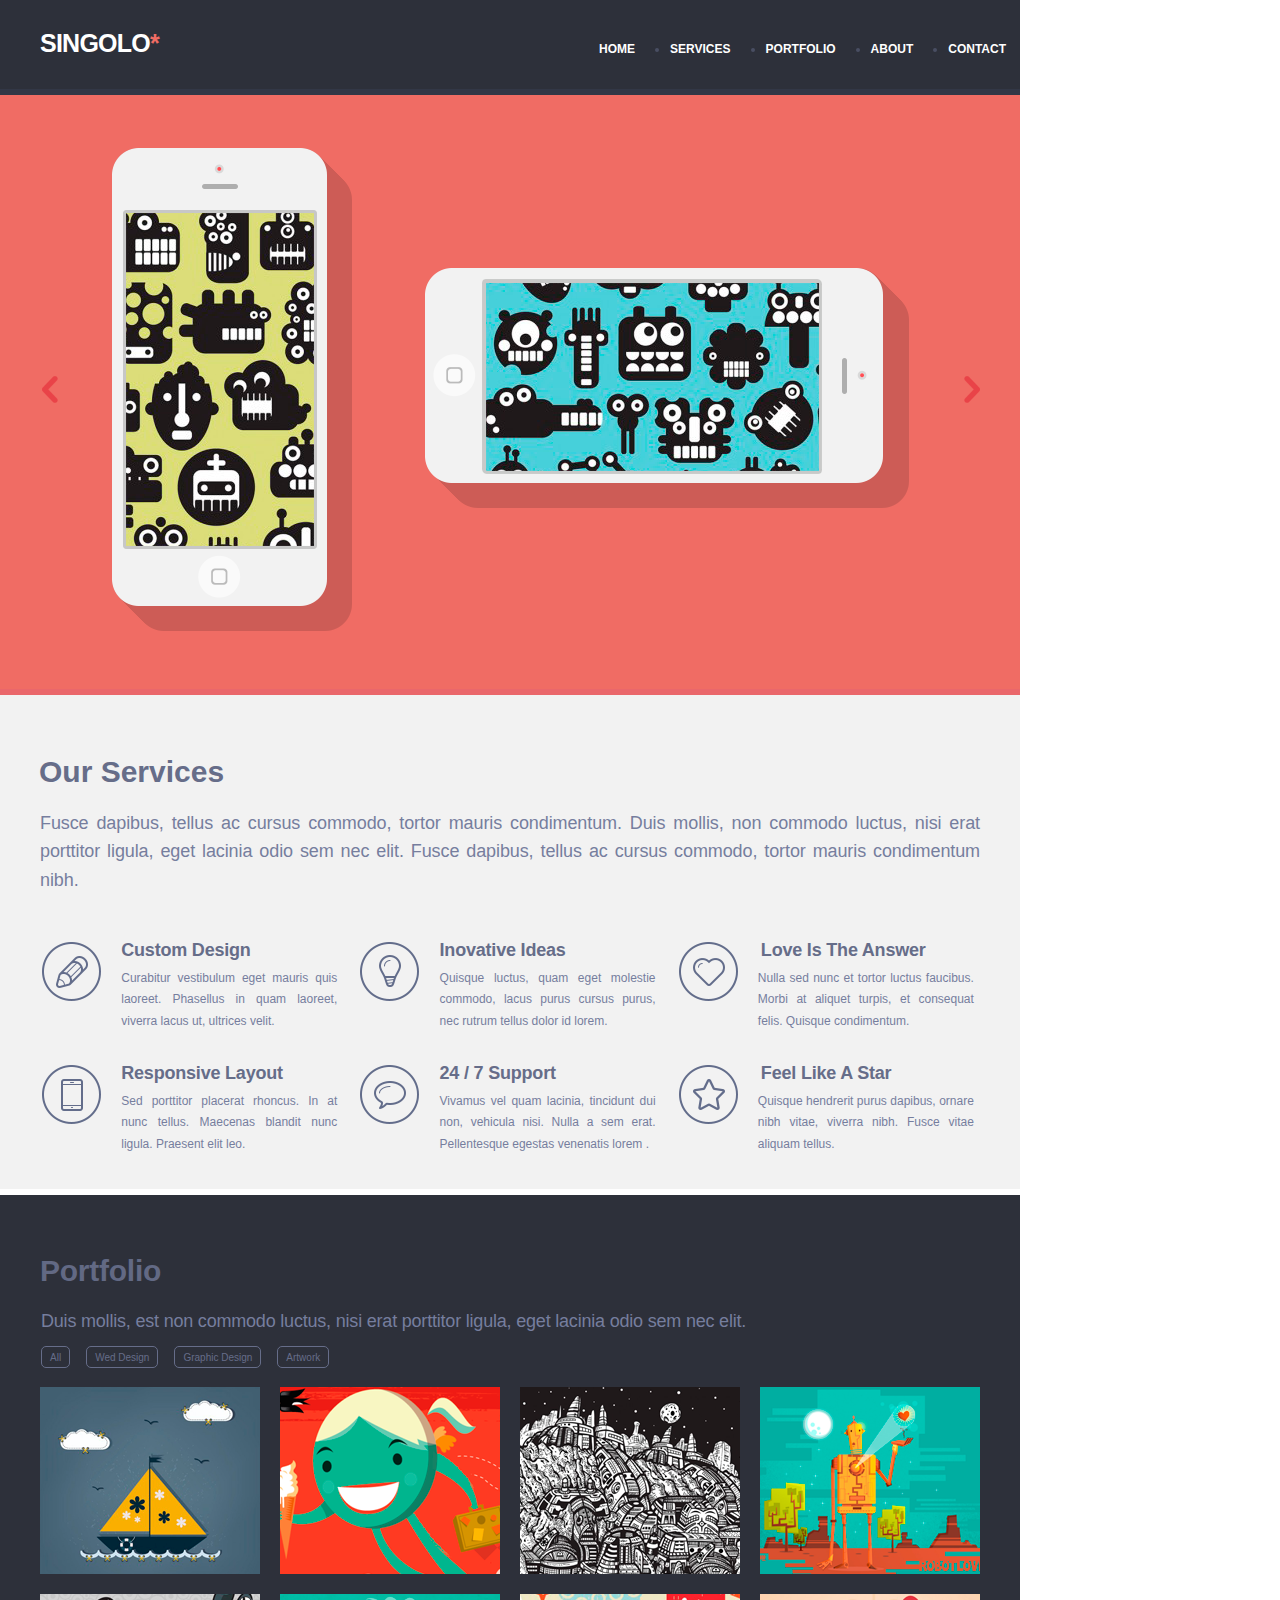
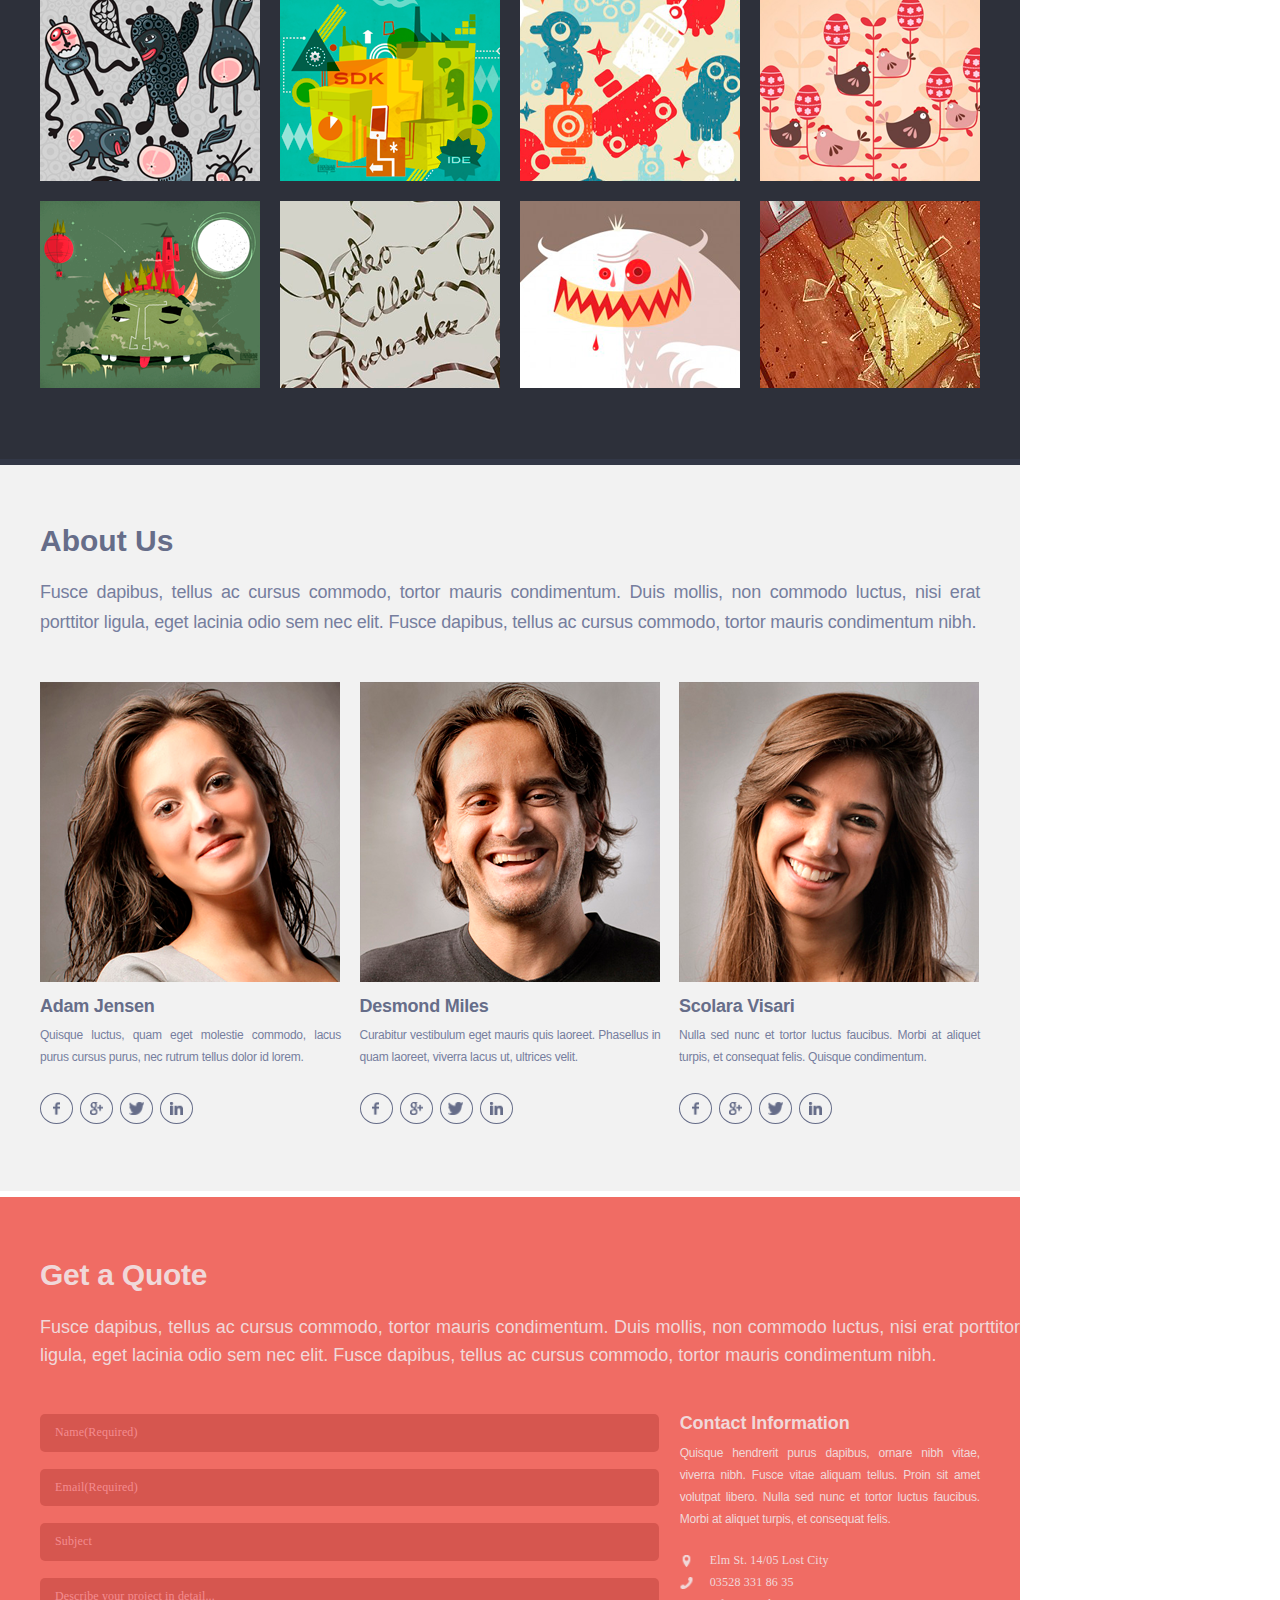
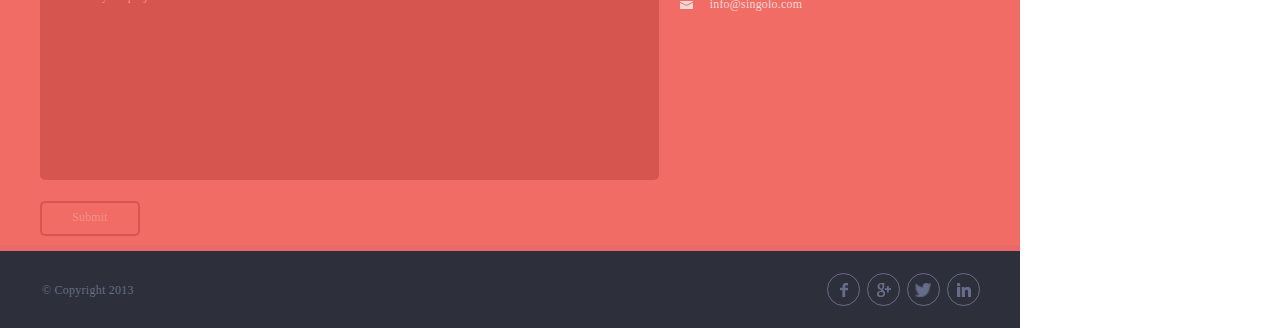
<file: index.html>
<!DOCTYPE html>
<html lang="en">
<head>
    <meta charset="UTF-8">
    <meta name="viewport" content="width=device-width, initial-scale=1.0">
    <title>SINGOLO</title>
    <link rel="stylesheet" href="style.css">
</head>
<body>
    <div class="wrapper">
        <header>
            <div class="first_line_grey">
                <h1 class="logo">SINGOLO<span class="span">*</span></h1>
                <nav class="navigation">
                    <ul>
                        <li><a href="#">HOME</a></li>
                        <li><a href="#">SERVICES</a></li>
                        <li><a href="#">PORTFOLIO</a></li>
                        <li><a href="#" >ABOUT</a></li>
                        <li><a href="#" class="last">CONTACT</a></li>
                    </ul>
                </nav>
            </div>
            <div class="second_line_grey"></div>
        </header>
        <section class="slider">
            <div class="first_line_red">
                <div class="button1"></div>
                <div class="button2"></div>
                <div class="iphons">
                    <div class="vertical">
                        <img src="./assets/iphone_Vertical.png" alt="iphone" class="vertical_phone">
                        <img src="./assets/iphone_yellow.png" alt="yellow-img" class="yellow-img">
                    </div>
                    <div class="horizontal">
                        <img src="./assets/iphone_horizontal.png" alt="iphone" class="horizontal_phone">
                        <img src="./assets/iphone_blu.png" alt="blu-img" class="blu-img">
                    </div>
                </div>
                </div>
            </div>
            <div class="second_line_red"></div>
        </section>
        <section class="our_services">
            <div class="first_line_white">
                <h2 class="our_services_main">Our Services</h2>
                <p class="paragraph">Fusce dapibus, tellus ac cursus commodo, tortor mauris condimentum. Duis mollis, non commodo luctus, nisi erat porttitor ligula, eget lacinia odio sem nec elit. Fusce dapibus, tellus ac cursus commodo, tortor mauris condimentum nibh.</p>
                <div class="container">
                    <p> <img src="./assets/pen.png" alt="pen" class="img"></p>
                    <div class="information">
                        <p class="title-text">Custom Design</p>
                        <p class="text">Curabitur vestibulum eget mauris quis laoreet. Phasellus in quam laoreet, viverra lacus ut, ultrices velit.</p>
                    </div>
                    <p> <img src="./assets/bulb.png" alt="bulb" class="img"></p>
                    <div class="information">
                        <p class="title-text">Inovative Ideas</p>
                        <p class="text">Quisque luctus, quam eget molestie commodo, lacus purus cursus purus, nec rutrum tellus dolor id lorem.</p>
                    </div>
                   <p> <img src="./assets/heart.png" alt="heart" class="img"></p>
                    <div class="information">
                        <p class="title-text right-colum">Love Is The Answer</p>
                        <p class="text">Nulla sed nunc et tortor luctus faucibus. Morbi at aliquet turpis, et consequat felis. Quisque condimentum.</p>
                    </div>
                    <p> <img src="./assets/phone.png" alt="phone" class="img"></p>
                    <div class="information">
                        <p class="title-text">Responsive Layout</p>
                        <p class="text">Sed porttitor placerat rhoncus. In at nunc tellus. Maecenas blandit nunc ligula. Praesent elit leo.</p>
                    </div>
                    <p> <img src="./assets/bubble.png" alt="bubble" class="img"></p>
                    <div class="information">
                        <p class="title-text">24 / 7 Support</p>
                        <p class="text">Vivamus vel quam lacinia, tincidunt dui non, vehicula nisi. Nulla a sem erat. Pellentesque egestas venenatis lorem .</p>
                    </div>
                   <p> <img src="./assets/star.png" alt="star" class="img"></p>
                    <div class="information">
                        <p class="title-text right-colum">Feel Like A Star</p>
                        <p class="text">Quisque hendrerit purus dapibus, ornare nibh vitae, viverra nibh. Fusce vitae aliquam tellus.</p>
                    </div>    
                </div>
            </div>
            <div class="second_line_white"></div>
        </section>
        <section class="portfolio">
            <div class="first_line_grey_singolo2">
                <h2 class="main_text_portfolio">Portfolio</h2>
                <p class="text_portfolio">Duis mollis, est non commodo luctus, nisi erat porttitor ligula, eget lacinia odio sem nec elit.</p>
                <ul class="buttons">
                    <li class="singolo2"><span class="button">All</span></li>
                    <li class="singolo2"><span class="button">Wed Design</span></li>
                    <li class="singolo2"><span class="button">Graphic Design</span></li>
                    <li class="singolo2"><span class="button">Artwork</span></li>
                </ul>
                <div class="layout-4-colum">
                    <div class="portfolio-image"><img src="./assets/1.png" alt="picture"></div>
                    <div class="portfolio-image"><img src="./assets/2.png" alt="picture"></div>
                    <div class="portfolio-image"><img src="./assets/3.png" alt="picture"></div>
                    <div class="portfolio-image"><img src="./assets/4.png" alt="picture"></div>
                    <div class="portfolio-image"><img src="./assets/5.png" alt="picture"></div>
                    <div class="portfolio-image"><img src="./assets/6.png" alt="picture"></div>
                    <div class="portfolio-image"><img src="./assets/7.png" alt="picture"></div>
                    <div class="portfolio-image"><img src="./assets/8.png" alt="picture"></div>
                    <div class="portfolio-image"><img src="./assets/9.png" alt="picture"></div>
                    <div class="portfolio-image"><img src="./assets/10.png" alt="picture"></div>
                    <div class="portfolio-image"><img src="./assets/11.png" alt="picture"></div>
                    <div class="portfolio-image"><img src="./assets/12.png" alt="picture"></div>
                    <div class="portfolio-image"><img src="./assets/1.png" alt="picture"></div>
                    <div class="portfolio-image"><img src="./assets/2.png" alt="picture"></div>
                    <div class="portfolio-image"><img src="./assets/3.png" alt="picture"></div>
                </div>
            </div>
            <div class="second_line_grey "></div>
        </section>
        <section class="about_us">
            <div class="first_line_white_singolo2">
                <h2 class="main_text_about-us">About Us</h2>
                <p class="text_about-us">Fusce dapibus, tellus ac cursus commodo, tortor mauris condimentum. Duis mollis, non commodo luctus, nisi erat porttitor ligula, eget lacinia odio sem nec elit. Fusce dapibus, tellus ac cursus commodo, tortor mauris condimentum nibh.</p>
                <div class="layout-3-colum">
                    <div class="employer">
                        <img src="./assets/adam.png" alt="Adam">
                        <h3 class="name">Adam Jensen</h3>
                        <p class="description">Quisque luctus, quam eget molestie commodo, lacus purus cursus purus, nec rutrum tellus dolor id lorem.</p>
                        <div class="social">
                            <a class="social__item" href="#" target="_blank"><object class="social__icon" type="image/svg+xml" data="./assets/facebook.svg">
                                <img src="./assets/facebook.png">
                            </object></a>
                            <a class="social__item" href="#" target="_blank"><object class="social__icon" type="image/svg+xml" data="./assets/google.svg">
                                <img src="./assets/google.png">
                            </object></a>
                            <a class="social__item" href="#" target="_blank"><object class="social__icon" type="image/svg+xml" data="./assets/twitter.svg">
                                <img src="./assets/twitter.png">
                            </object></a>
                            <a class="social__item" href="#" target="_blank"><object class="social__icon" type="image/svg+xml" data="./assets/linkedin.svg">
                                <img src="./assets/Linkedin.png">
                            </object></a>
                        </div>
                    </div>
                    <div class="employer">
                        <img src="./assets/desmond.png" alt="Desmond">
                        <h3 class="name">Desmond Miles</h3>
                        <p class="description">Curabitur vestibulum eget mauris quis laoreet. Phasellus in quam laoreet, viverra lacus ut, ultrices velit.</p>
                        <div class="social">
                            <a class="social__item" href="#" target="_blank"><object class="social__icon" type="image/svg+xml" data="./assets/facebook.svg">
                                <img src="./assets/facebook.png">
                            </object></a>
                            <a class="social__item" href="#" target="_blank"><object class="social__icon" type="image/svg+xml" data="./assets/google.svg">
                                <img src="./assets/google.png">
                            </object></a>
                            <a class="social__item" href="#" target="_blank"><object class="social__icon" type="image/svg+xml" data="./assets/twitter.svg">
                                <img src="./assets/twitter.png">
                            </object></a>
                            <a class="social__item" href="#" target="_blank"><object class="social__icon" type="image/svg+xml" data="./assets/linkedin.svg">
                                <img src="./assets/Linkedin.png">
                            </object></a>
                        </div>
                    </div>
                    <div class="employer">
                        <img src="./assets/scolara.png" alt="Scolara">
                        <h3 class="name">Scolara Visari</h3>
                        <p class="description">Nulla sed nunc et tortor luctus faucibus. Morbi at aliquet turpis, et consequat felis. Quisque condimentum.</p>
                        <div class="social">
                            <a class="social__item" href="#" target="_blank"><object class="social__icon" type="image/svg+xml" data="./assets/facebook.svg">
                                <img src="./assets/facebook.png">
                            </object></a>
                            <a class="social__item" href="#" target="_blank"><object class="social__icon" type="image/svg+xml" data="./assets/google.svg">
                                <img src="./assets/google.png">
                            </object></a>
                            <a class="social__item" href="#" target="_blank"><object class="social__icon" type="image/svg+xml" data="./assets/twitter.svg">
                                <img src="./assets/twitter.png">
                            </object></a>
                            <a class="social__item" href="#" target="_blank"><object class="social__icon" type="image/svg+xml" data="./assets/linkedin.svg">
                                <img src="./assets/Linkedin.png">
                            </object></a>
                        </div>
                    </div>
                </div>
            </div>
            <div class="second_line_white"></div>
        </section>
        <section class="communication">
            <div class="first_line_red_singolo3">
                <h2 class="main_title_singolo3">Get a Quote</h2>
                <p class="main_description_singolo3">Fusce dapibus, tellus ac cursus commodo, tortor mauris condimentum. Duis mollis, non commodo luctus, nisi erat porttitor ligula, eget lacinia odio sem nec elit. Fusce dapibus, tellus ac cursus commodo, tortor mauris condimentum nibh.</p>
                <div class="layout-2-column">
                    <div class="contact_form">
                        <form action="#" method="POST">
                            <input type="text" name="name" placeholder="Name(Required)" required>
                            <br>
                            <input type="email" name="email" placeholder="Email(Required)" required>
                            <br>
                            <input type="text" name="subject" placeholder="Subject">
                            <br>
                            <textarea name="description" placeholder="Describe your project in detail..."></textarea>
                            <br>
                            <input type="submit" class="button_form" value="Submit">
                        </form>
                    </div>
                    <div class="contact_information">
                        <h3 class="contact_title">Contact Information</h3>
                        <p class="contact_description">Quisque hendrerit purus dapibus, ornare nibh vitae, viverra nibh. Fusce vitae aliquam tellus. Proin sit amet volutpat libero. Nulla sed nunc et tortor luctus faucibus. Morbi at aliquet turpis, et consequat felis. </p>
                        <div class="contact_item">
                            <object class="social_icon_singolo3" type="image/svg+xml" data="./assets/location.svg">
                                <img src="./assets/location.png">
                            </object>
                            <a class="contact__link" href="https://www.google.com/maps/?hl=ru">Elm St. 14/05 Lost City</a>
                        </div>
                        <div class="contact_item">
                            <object class="social_icon_singolo3" type="image/svg+xml" data="./assets/tel.svg">
                                <img src="./assets/tel.png">
                            </object>
                            <a class="contact__link" href="tel:+375111111111">03528 331 86 35 </a>
                        </div>
                        <div class="contact_item">
                            <object class="social_icon_singolo3" type="image/svg+xml" data="./assets/mail.svg">
                                <img src="./assets/mail.png">
                            </object>
                            <a class="contact__link" href="mailto:info@singolo.com">info@singolo.com</a>
                        </div>
                    </div>
                </div>
            </div>
            <div class="second_line_red"></div>
        </section>
        <footer class="footer">
            <div class="copyright">© Copyright 2013</div>
            <div class="social-singolo3">
                <a class="social__item-singolo3" href="#" target="_blank"><object class="icon-singolo3" type="image/svg+xml" data="./assets/facebook.svg">
                    <img src="./assets/facebook.png">
                </object></a>
                <a class="social__item-singolo3" href="#" target="_blank"><object class="icon-singolo3" type="image/svg+xml" data="./assets/google.svg">
                    <img src="./assets/google.png">
                </object></a>
                <a class="social__item-singolo3" href="#" target="_blank"><object class="icon-singolo3" type="image/svg+xml" data="./assets/twitter.svg">
                    <img src="./assets/twitter.png">
                </object></a>
                <a class="social__item-singolo3" href="#" target="_blank"><object class="icon-singolo3" type="image/svg+xml" data="./assets/linkedin.svg">
                    <img src="./assets/Linkedin.png">
                </object></a>
            </div>
        </footer>
    </div>
</body>
</html>
</file>
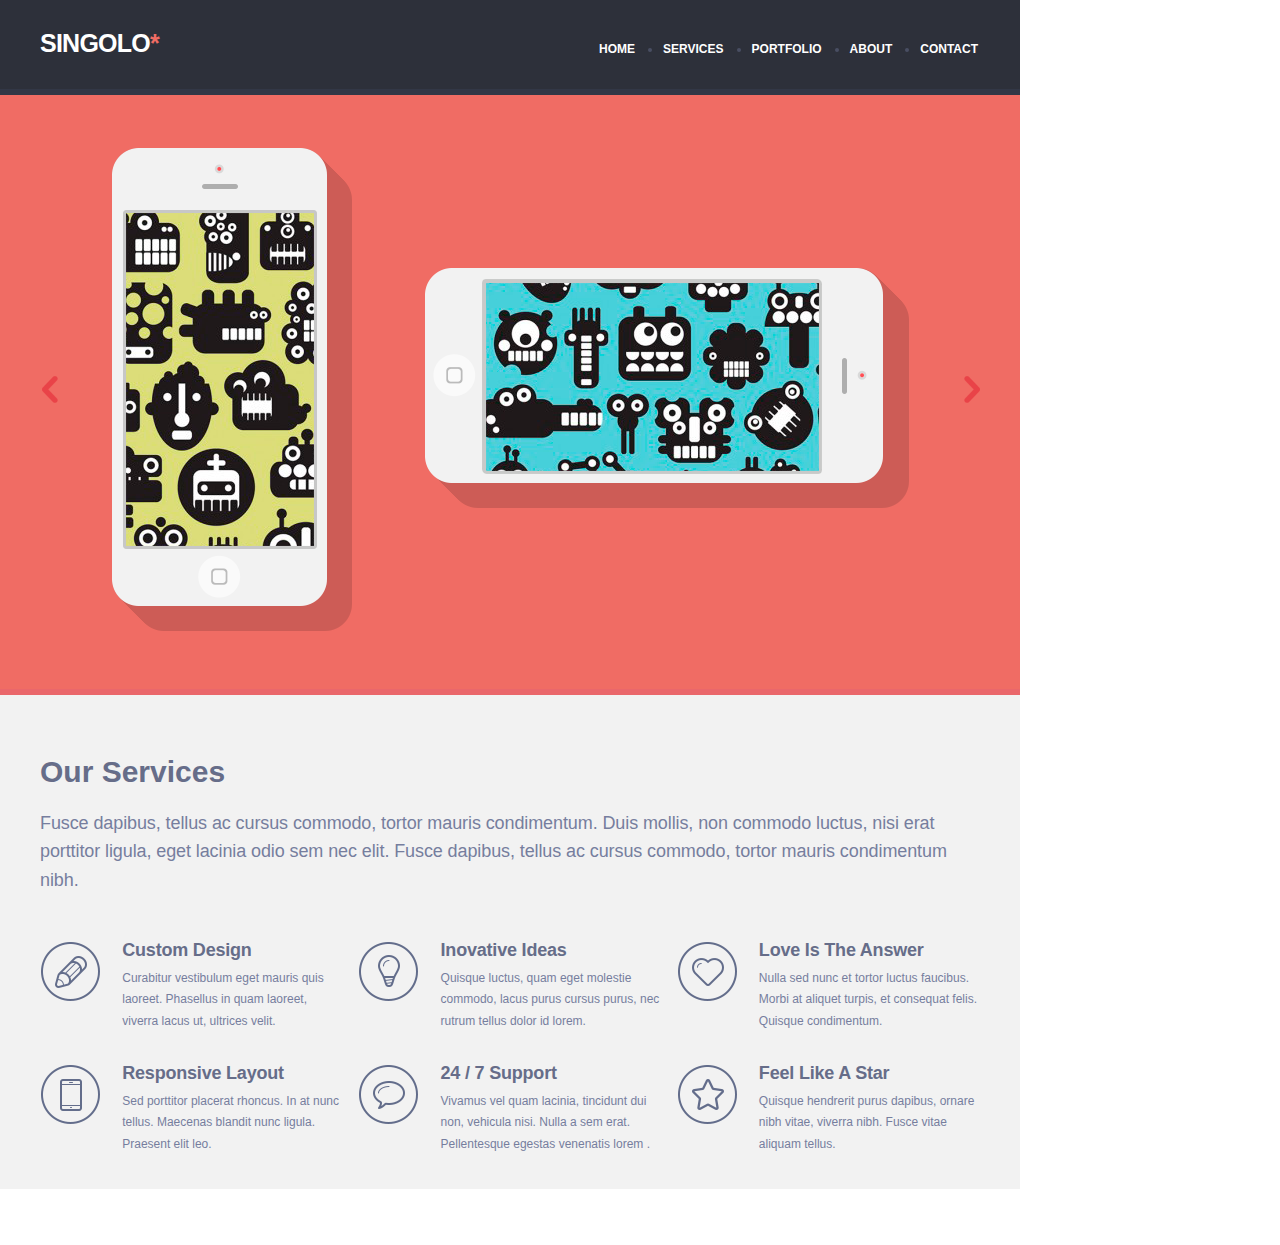
<file: singolo1.html>
<!DOCTYPE html>
<html lang="en">
<head>
    <meta charset="UTF-8">
    <meta name="viewport" content="width=device-width, initial-scale=1.0">
    <title>SINGOLO</title>
    <link rel="stylesheet" href="singolo1.css">
</head>
<body>
    <div class="wrapper">
        <header>
            <div class="first_line_grey">
                <h1 class="logo">SINGOLO<span class="span">*</span></h1>
                <nav class="navigation">
                    <ul>
                        <li><a href="#">HOME</a></li>
                        <li><a href="#">SERVICES</a></li>
                        <li><a href="#">PORTFOLIO</a></li>
                        <li><a href="#" >ABOUT</a></li>
                        <li><a href="#" class="last">CONTACT</a></li>
                    </ul>
                </nav>
            </div>
            <div class="second_line_grey"></div>
        </header>
        <section class="slider">
            <div class="first_line_red">
                <div class="button1"></div>
                <div class="button2"></div>
                <div class="iphons">
                    <div class="vertical">
                        <img src="./assets/iphone_Vertical.png" alt="iphone" class="vertical_phone">
                        <img src="./assets/iphone_yellow.png" alt="yellow-img" class="yellow-img">
                    </div>
                    <div class="horizontal">
                        <img src="./assets/iphone_horizontal.png" alt="iphone" class="horizontal_phone">
                        <img src="./assets/iphone_blu.png" alt="blu-img" class="blu-img">
                    </div>
                </div>
                </div>
            </div>
            <div class="second_line_red"></div>
        </section>
        <section class="our_services">
            <div class="first_line_white">
                <p class="our_services_main">Our Services</p>
                <p class="paragraph">Fusce dapibus, tellus ac cursus commodo, tortor mauris condimentum. Duis mollis, non commodo luctus, nisi erat porttitor ligula, eget lacinia odio sem nec elit. Fusce dapibus, tellus ac cursus commodo, tortor mauris condimentum nibh.</p>
                <div class="container">
                    <p> <img src="./assets/pen.png" alt="pen" class="img"></p>
                    <div class="information">
                        <p class="title-text">Custom Design</p>
                        <p class="text">Curabitur vestibulum eget mauris quis laoreet. Phasellus in quam laoreet, viverra lacus ut, ultrices velit.</p>
                    </div>
                    <p> <img src="./assets/bulb.png" alt="bulb" class="img"></p>
                    <div class="information">
                        <p class="title-text">Inovative Ideas</p>
                        <p class="text">Quisque luctus, quam eget molestie commodo, lacus purus cursus purus, nec rutrum tellus dolor id lorem.</p>
                    </div>
                   <p> <img src="./assets/heart.png" alt="heart" class="img"></p>
                    <div class="information">
                        <p class="title-text">Love Is The Answer</p>
                        <p class="text">Nulla sed nunc et tortor luctus faucibus. Morbi at aliquet turpis, et consequat felis. Quisque condimentum.</p>
                    </div>
                    <p> <img src="./assets/phone.png" alt="phone" class="img"></p>
                    <div class="information">
                        <p class="title-text">Responsive Layout</p>
                        <p class="text">Sed porttitor placerat rhoncus. In at nunc tellus. Maecenas blandit nunc ligula. Praesent elit leo.</p>
                    </div>
                    <p> <img src="./assets/bubble.png" alt="bubble" class="img"></p>
                    <div class="information">
                        <p class="title-text">24 / 7 Support</p>
                        <p class="text">Vivamus vel quam lacinia, tincidunt dui non, vehicula nisi. Nulla a sem erat. Pellentesque egestas venenatis lorem .</p>
                    </div>
                   <p> <img src="./assets/star.png" alt="star" class="img"></p>
                    <div class="information">
                        <p class="title-text">Feel Like A Star</p>
                        <p class="text">Quisque hendrerit purus dapibus, ornare nibh vitae, viverra nibh. Fusce vitae aliquam tellus.</p>
                    </div>    
                </div>
            </div>
            <div class="second_line_white"></div>
        </section>
    </div>  
</body>
</html>
</file>
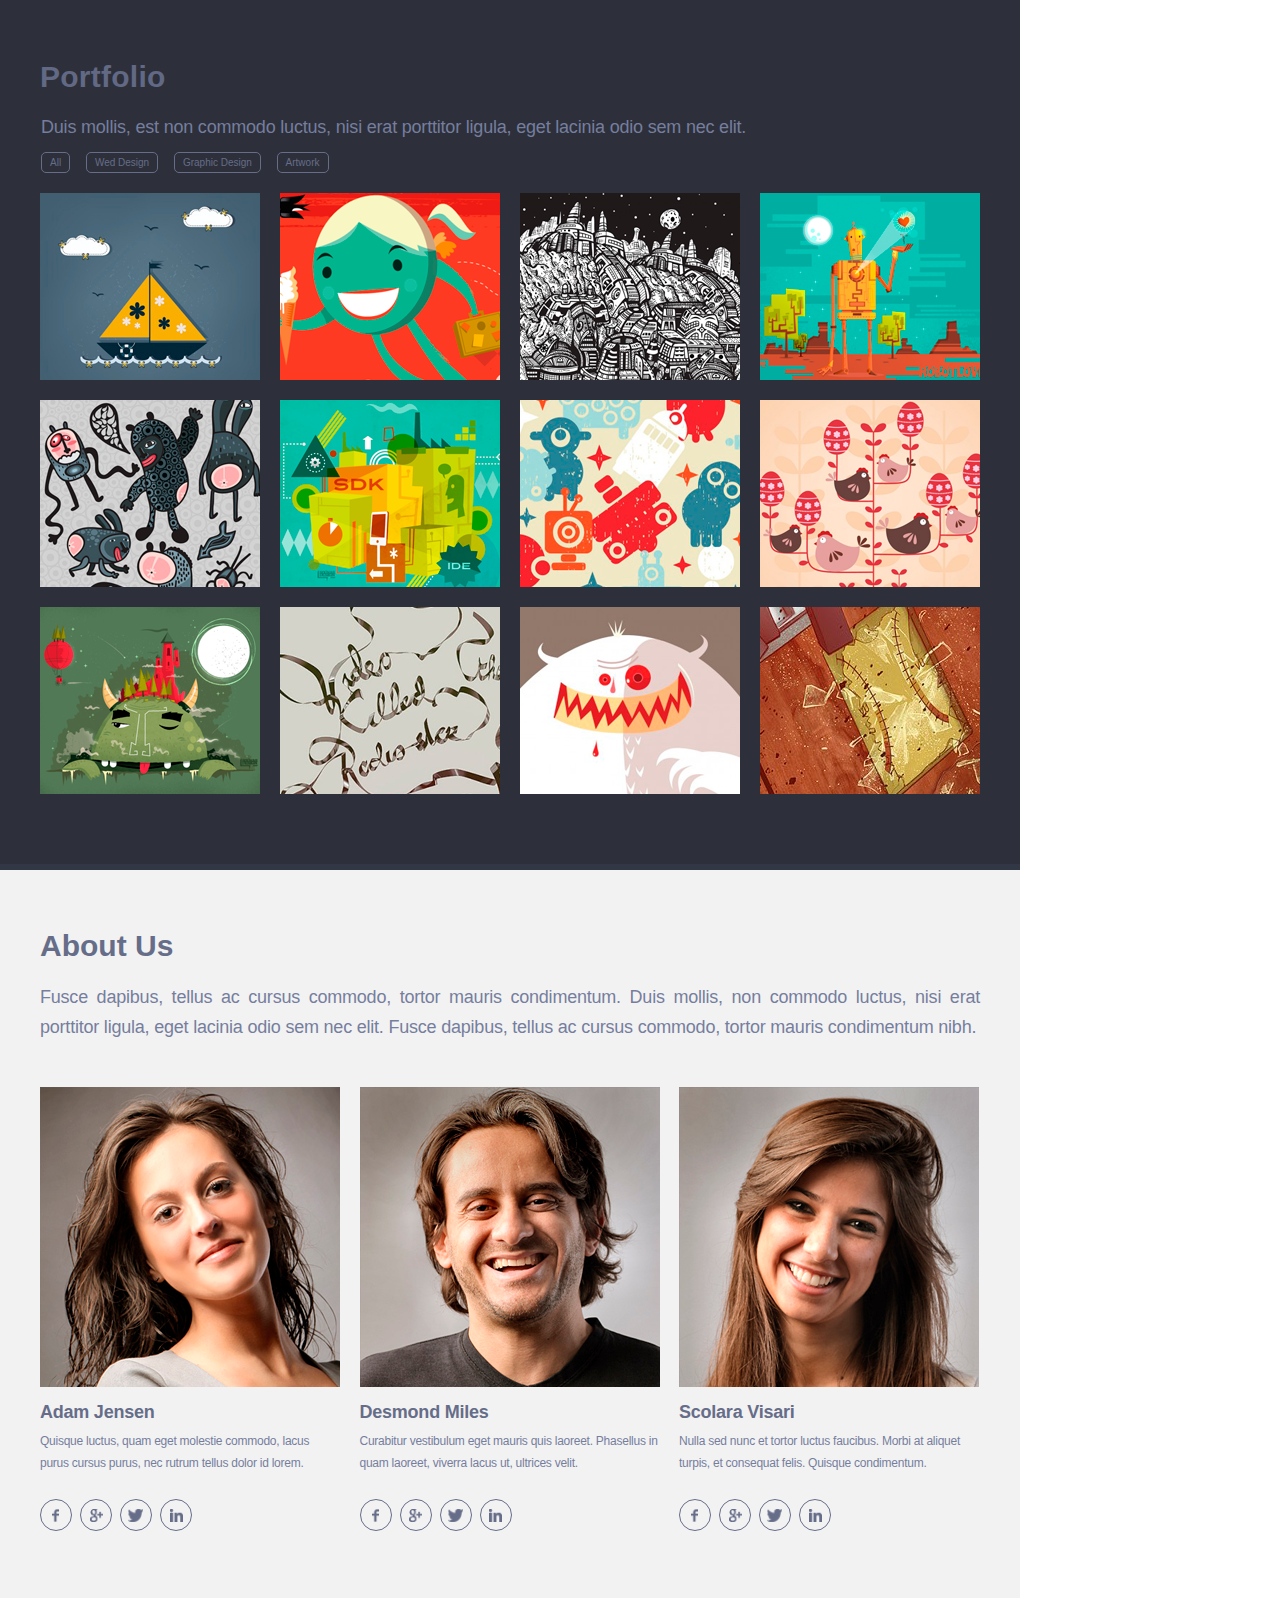
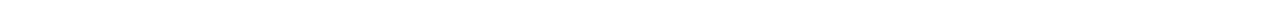
<file: singolo2.html>
<!DOCTYPE html>
<html lang="en">
<head>
    <meta charset="UTF-8">
    <meta name="viewport" content="width=device-width, initial-scale=1.0">
    <title>SINGOLO</title>
    <link rel="stylesheet" href="singolo2.css">
</head>
<body>
    <div class="wrapper">
        <section class="portfolio">
            <div class="first_line_grey">
                <h2 class="main_text_portfolio">Portfolio</h2>
                <p class="text_portfolio">Duis mollis, est non commodo luctus, nisi erat porttitor ligula, eget lacinia odio sem nec elit.</p>
                <ul class="buttons">
                    <li><span class="button">All</span></li>
                    <li><span class="button">Wed Design</span></li>
                    <li><span class="button">Graphic Design</span></li>
                    <li><span class="button">Artwork</span></li>
                </ul>
                <div class="layout-4-colum">
                    <div class="portfolio-image"><img src="./assets/1.png" alt="picture"></div>
                    <div class="portfolio-image"><img src="./assets/2.png" alt="picture"></div>
                    <div class="portfolio-image"><img src="./assets/3.png" alt="picture"></div>
                    <div class="portfolio-image"><img src="./assets/4.png" alt="picture"></div>
                    <div class="portfolio-image"><img src="./assets/5.png" alt="picture"></div>
                    <div class="portfolio-image"><img src="./assets/6.png" alt="picture"></div>
                    <div class="portfolio-image"><img src="./assets/7.png" alt="picture"></div>
                    <div class="portfolio-image"><img src="./assets/8.png" alt="picture"></div>
                    <div class="portfolio-image"><img src="./assets/9.png" alt="picture"></div>
                    <div class="portfolio-image"><img src="./assets/10.png" alt="picture"></div>
                    <div class="portfolio-image"><img src="./assets/11.png" alt="picture"></div>
                    <div class="portfolio-image"><img src="./assets/12.png" alt="picture"></div>
                    <div class="portfolio-image"><img src="./assets/1.png" alt="picture"></div>
                    <div class="portfolio-image"><img src="./assets/2.png" alt="picture"></div>
                    <div class="portfolio-image"><img src="./assets/3.png" alt="picture"></div>
                </div>
            </div>
            <div class="second_line_grey"></div>
        </section>
        <section class="about_us">
            <div class="first_line_white">
                <h2 class="main_text_about-us">About Us</h2>
                <p class="text_about-us">Fusce dapibus, tellus ac cursus commodo, tortor mauris condimentum. Duis mollis, non commodo luctus, nisi erat porttitor ligula, eget lacinia odio sem nec elit. Fusce dapibus, tellus ac cursus commodo, tortor mauris condimentum nibh.</p>
                <div class="layout-3-colum">
                    <div class="employer">
                        <img src="./assets/adam.png" alt="Adam">
                        <h3 class="name">Adam Jensen</h3>
                        <p class="description">Quisque luctus, quam eget molestie commodo, lacus purus cursus purus, nec rutrum tellus dolor id lorem.</p>
                        <div class="social">
                            <a class="social__item" href="#" target="_blank"><object class="social__icon" type="image/svg+xml" data="./assets/facebook.svg">
                                <img src="./assets/facebook.png">
                            </object></a>
                            <a class="social__item" href="#" target="_blank"><object class="social__icon" type="image/svg+xml" data="./assets/google.svg">
                                <img src="./assets/google.png">
                            </object></a>
                            <a class="social__item" href="#" target="_blank"><object class="social__icon" type="image/svg+xml" data="./assets/twitter.svg">
                                <img src="./assets/twitter.png">
                            </object></a>
                            <a class="social__item" href="#" target="_blank"><object class="social__icon" type="image/svg+xml" data="./assets/linkedin.svg">
                                <img src="./assets/Linkedin.png">
                            </object></a>
                        </div>
                    </div>
                    <div class="employer">
                        <img src="./assets/desmond.png" alt="Desmond">
                        <h3 class="name">Desmond Miles</h3>
                        <p class="description">Curabitur vestibulum eget mauris quis laoreet. Phasellus in quam laoreet, viverra lacus ut, ultrices velit.</p>
                        <div class="social">
                            <a class="social__item" href="#" target="_blank"><object class="social__icon" type="image/svg+xml" data="./assets/facebook.svg">
                                <img src="./assets/facebook.png">
                            </object></a>
                            <a class="social__item" href="#" target="_blank"><object class="social__icon" type="image/svg+xml" data="./assets/google.svg">
                                <img src="./assets/google.png">
                            </object></a>
                            <a class="social__item" href="#" target="_blank"><object class="social__icon" type="image/svg+xml" data="./assets/twitter.svg">
                                <img src="./assets/twitter.png">
                            </object></a>
                            <a class="social__item" href="#" target="_blank"><object class="social__icon" type="image/svg+xml" data="./assets/linkedin.svg">
                                <img src="./assets/Linkedin.png">
                            </object></a>
                        </div>
                    </div>
                    <div class="employer">
                        <img src="./assets/scolara.png" alt="Scolara">
                        <h3 class="name">Scolara Visari</h3>
                        <p class="description">Nulla sed nunc et tortor luctus faucibus. Morbi at aliquet turpis, et consequat felis. Quisque condimentum.</p>
                        <div class="social">
                            <a class="social__item" href="#" target="_blank"><object class="social__icon" type="image/svg+xml" data="./assets/facebook.svg">
                                <img src="./assets/facebook.png">
                            </object></a>
                            <a class="social__item" href="#" target="_blank"><object class="social__icon" type="image/svg+xml" data="./assets/google.svg">
                                <img src="./assets/google.png">
                            </object></a>
                            <a class="social__item" href="#" target="_blank"><object class="social__icon" type="image/svg+xml" data="./assets/twitter.svg">
                                <img src="./assets/twitter.png">
                            </object></a>
                            <a class="social__item" href="#" target="_blank"><object class="social__icon" type="image/svg+xml" data="./assets/linkedin.svg">
                                <img src="./assets/Linkedin.png">
                            </object></a>
                        </div>
                    </div>
                </div>
            </div>
            <div class="second_line_white"></div>
        </section>
    </div>
</body>
</html>
</file>
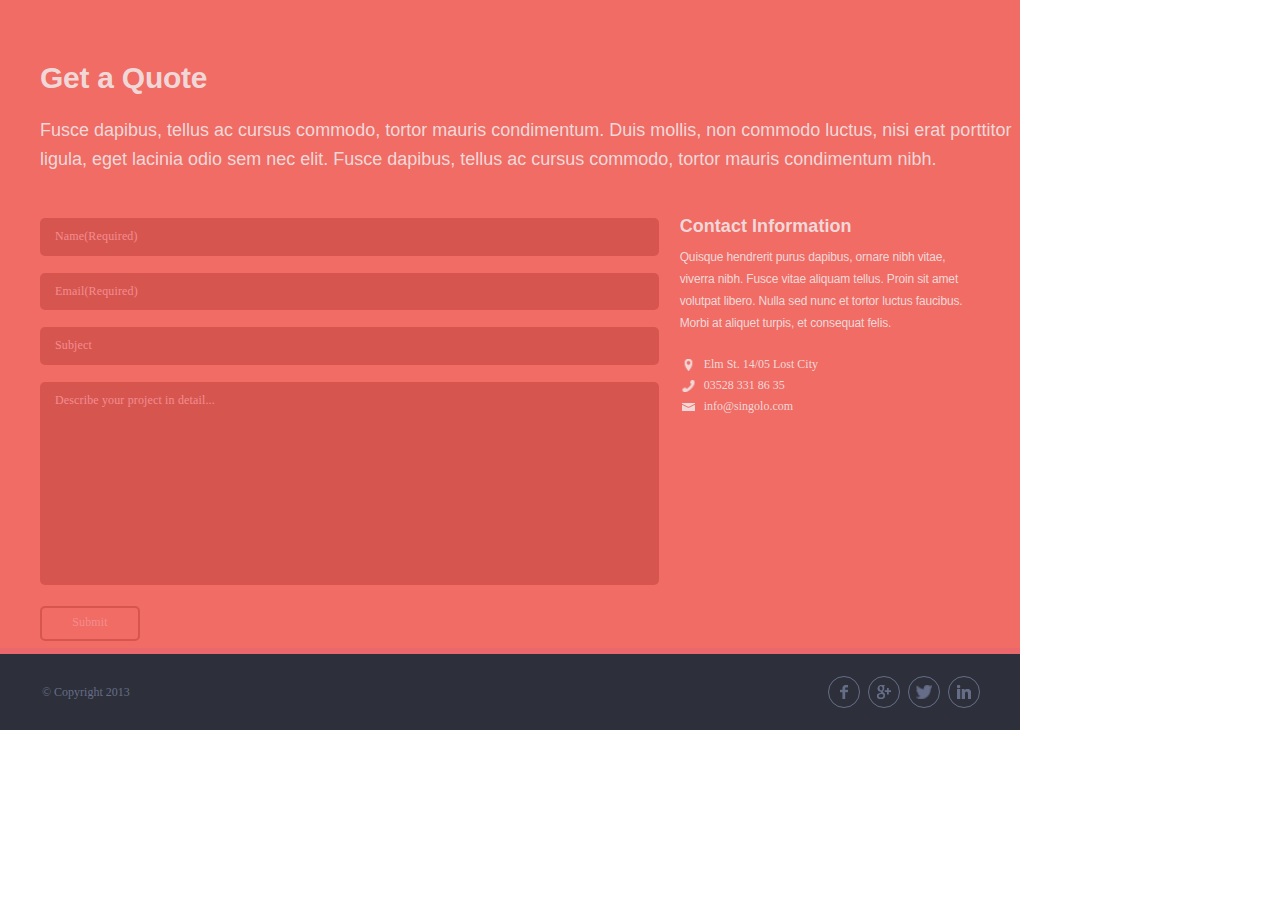
<file: singolo3.html>
<!DOCTYPE html>
<html lang="en">
<head>
    <meta charset="UTF-8">
    <meta name="viewport" content="width=device-width, initial-scale=1.0">
    <title>SINGOLO</title>
    <link rel="stylesheet" href="singolo3.css">
</head>
<body>
    <div class="wrapper">
        <section class="communication">
            <div class="first_line_orange">
                <h2 class="main_title">Get a Quote</h2>
                <p class="main_description">Fusce dapibus, tellus ac cursus commodo, tortor mauris condimentum. Duis mollis, non commodo luctus, nisi erat porttitor ligula, eget lacinia odio sem nec elit. Fusce dapibus, tellus ac cursus commodo, tortor mauris condimentum nibh.</p>
                <div class="layout-2-column">
                    <div class="contact_form">
                        <form action="#" method="POST">
                            <input type="text" name="name" placeholder="Name(Required)" required>
                            <br>
                            <input type="email" name="email" placeholder="Email(Required)" required>
                            <br>
                            <input type="text" name="subject" placeholder="Subject">
                            <br>
                            <textarea name="description" placeholder="Describe your project in detail..."></textarea>
                            <br>
                            <input type="submit" class="button_form" value="Submit">
                        </form>
                    </div>
                    <div class="contact_information">
                        <h3 class="contact_title">Contact Information</h3>
                        <p class="contact_description">Quisque hendrerit purus dapibus, ornare nibh vitae, viverra nibh. Fusce vitae aliquam tellus. Proin sit amet volutpat libero. Nulla sed nunc et tortor luctus faucibus. Morbi at aliquet turpis, et consequat felis. </p>
                        <div class="contact_item">
                            <object class="social_icon" type="image/svg+xml" data="./assets/location.svg">
                                <img src="./assets/location.png">
                            </object>
                            <a class="contact__link" href="https://www.google.com/maps/?hl=ru">Elm St. 14/05 Lost City</a>
                        </div>
                        <div class="contact_item">
                            <object class="social_icon" type="image/svg+xml" data="./assets/tel.svg">
                                <img src="./assets/tel.png">
                            </object>
                            <a class="contact__link" href="tel:+375111111111">03528 331 86 35 </a>
                        </div>
                        <div class="contact_item">
                            <object class="social_icon" type="image/svg+xml" data="./assets/mail.svg">
                                <img src="./assets/mail.png">
                            </object>
                            <a class="contact__link" href="mailto:info@singolo.com">info@singolo.com</a>
                        </div>
                    </div>
                </div>
            </div>
            <div class="second_line_orange"></div>
        </section>
        <footer class="footer">
            <div class="copyright">© Copyright 2013</div>
            <div class="social">
                <a class="social__item" href="#" target="_blank"><object class="icon" type="image/svg+xml" data="./assets/facebook.svg">
                    <img src="./assets/facebook.png">
                </object></a>
                <a class="social__item" href="#" target="_blank"><object class="icon" type="image/svg+xml" data="./assets/google.svg">
                    <img src="./assets/google.png">
                </object></a>
                <a class="social__item" href="#" target="_blank"><object class="icon" type="image/svg+xml" data="./assets/twitter.svg">
                    <img src="./assets/twitter.png">
                </object></a>
                <a class="social__item" href="#" target="_blank"><object class="icon" type="image/svg+xml" data="./assets/linkedin.svg">
                    <img src="./assets/Linkedin.png">
                </object></a>
            </div>
        </footer>
    </div>
</body>
</html>
</file>
<file: style.css>
*{ 
    margin:0; 
    padding:0; 
} 
body{ 
    width: 1020px;
} 

#wrapper{ 
    width:960px; 
    margin:0 auto; 
    text-align:left; 
    position: absolute;
} 

/*header*/
.first_line_grey{
    background-color: #2d303a;
    height: 89px;
    display: flex;
    flex-direction: row;
    justify-content: space-between;
}

.second_line_grey{
    background-color: #323746;
    height: 6px;
}

.logo{
    color:#ffffff;
    font-family: 'Lato', Verdana, sans-serif;
    font-weight:700;
    font-size: 25px;
    padding-top: 29px;
    padding-bottom: 41px;
    padding-left: 40px;
    letter-spacing: -0.75px;
}

.span{
    color: #f06c64;
    font-family: 'Lato', Verdana, sans-serif;
    font-weight: bold;
    font-size: 25px;
}

.navigation{
    padding-top: 42px;
    padding-bottom: 43.5px;   
}

.navigation li{
    list-style-type: disc;
    list-style: outside;
    color: #494e62;
    font-family: 'Lato', Verdana, sans-serif;
    font-weight: bold;
    font-size: 12px;
    text-decoration: none;
    margin-left: 60px;
    margin-right: -28px;
    float: left;
    padding-right: 2px;
    padding-left: 1px; 
}

li:first-child{
    list-style-type: none;  
}

.navigation li a{
    color:#ffffff;
    font-family: 'lato', Verdana, sans-serif;
    font-weight: bold;
    font-size: 12px;
    text-decoration: none;
    display: inline;
}

.navigation .last{
    padding-right: 40px;
}


.navigation a:hover{
    color:  #f06c64;
    cursor: pointer;
}

/*phones*/
.first_line_red{
    background-color: #f06c64;
    width: 1020px;
    height: 594px;
    display: flex;
    flex-direction: row;
}

.second_line_red{
    background-color: #ea676b;
    height: 6px;
    width: 1020px;
    display: flex;
    flex-direction: row;
}

.vertical{
    width: 240px;
    display: flex;
    padding-left: 112px;
    padding-top: 53px;
    position: relative;
}

.vertical_phone{
    position: absolute;
    height: 483px;
    top: 53px;
    left: 112px;
}

.yellow-img{
    position: absolute;
    width: 194px;
    height: 339px;
    top: 115px;
    left: 123px;
}

.horizontal{
    width: 484px;
    display: flex;
    padding-left: 212px;
    padding-top: 87px;
    position: relative;
}

.horizontal_phone{
    position: absolute;
    height: 240px;
    width: 484px;
    top: 120px;
    left: 425px;
}

.blu-img{
    position: absolute;
    top: 132px;
    left: 483px;
}

.button1{
    position: absolute;
    left: 964px;
    top: 376px;
    width: 16px;
    height: 27px;
    background: url(./assets/chev-r.png);
}

.button2{
    position: absolute;
    left: 42px;
    top: 376px;
    width: 16px;
    height: 27px;
    background: url(./assets/chev-l.png);
}

.button1:hover{
    background: url(./assets/chev-r-black.png);
    cursor: pointer;
}

.button2:hover{
    background: url(./assets/chev-l-black.png);
    cursor: pointer;
}

/*our services*/
.first_line_white{
    background-color: #f2f2f2;
    width: 1020px;
    height: 494px;

}

.second_line_white{
    background-color: #ffffff;
    width: 1020px;
    height: 6px;
}

.our_services_main{
    color:#666d89;
    font-family: 'Lato black', Verdana, sans-serif;
    font-weight: 700;
    font-size: 30px;
    padding-top: 60px;
    padding-left: 39px; 
}

.paragraph{
    color: #767e9e;
    font-family: 'Lato Light', Verdana, sans-serif;
    font-weight: lighter;
    font-size: 18px;
    padding-top: 19.5px;
    padding-left: 40px; 
    padding-right: 40px;
    letter-spacing: -0.1px;
    line-height: 1.6;
    text-align: justify;
}

.container{
    display: flex;
    flex-direction: row;
    align-content: space-around;
    justify-content: space-around;
    flex-wrap: wrap;
    padding-top: 37px;
    padding-left: 25px;
    padding-right: 40px;
    padding-bottom: 67px;
}

.img{
    margin-right: 4px;
    margin-left: 11px;
    margin-top: 10px;
}

.information{
    width: 220px;
    height: 84px;
    padding-bottom: 39px;
    
}

.title-text{
    color: #666d89;
    font-family: 'Lato Black', Verdana, sans-serif;
    font-weight: 700;
    font-size: 18px;
    line-height: 2;
    letter-spacing: -0.2px;
    padding-left: 4px;
}

.right-colum{
    padding-left: 7px;
}


.text{
    color: #767e9e;
    font-family: 'Lato Regular', Verdana, sans-serif;
    font-size: 12px; 
    line-height: 1.8;
    padding-left: 4px;
    text-align: justify;
}

/*portfolio*/

.first_line_grey_singolo2{
    background-color: #2d303a;
    width: 1020px;
    height: 864px;
}

.main_text_portfolio{
    color:#626984;
    font-family: 'Lato black', Verdana, sans-serif;
    font-weight: 700;
    font-size: 30px;
    padding-top: 59px;
    padding-left: 40px; 
    letter-spacing: -0.25px;
}

.text_portfolio{
    color:#767e9e;
    font-family: 'Lato Light', Verdana, sans-serif;
    font-weight: 500;
    font-size: 18px;
    letter-spacing: -0.2px;
    padding-top: 23px;
    padding-left: 41px; 
    text-align: justify;
}

.buttons{
    margin-top: 15px;
    margin-bottom: 19px;
}

.singolo2{
    display: inline;
    border: 1px solid #666d89;
    border-radius: 5px;
    margin-left: 41px;
    margin-right: -29px;
    padding-top: 0;
    padding-bottom: 3px;
    padding-left: 8px;
    padding-right: 8px;
    
}

.button{
    color:#666d89;
    font-family: 'Lato Regular', Verdana, sans-serif;
    font-size: 10px;
    font-weight: 300;
    font-stretch: expanded;  
}

.button:hover{
    color:#c5c5c5;
}

.singolo2:hover{
    border: 1px solid #c5c5c5;
}

.layout-4-colum{
    display: flex;
    flex-wrap: wrap;
    justify-content: space-between;
    padding-top: 3px;
    padding-right: 40px;
    padding-bottom: 67px;
    padding-left: 40px;
}

.layout-4-colum{
    max-height: 535px;
    overflow: hidden;
}

.layout-4-colum > * {
    margin-bottom: 16px;
}

/*about us*/

.first_line_white_singolo2{
    background-color: #f2f2f2;
    max-width: 1020px;
    max-height: 601px;
    padding-top: 59px;
    padding-right: 40px;
    padding-left: 40px;
    padding-bottom: 67px;
}

.main_text_about-us{
    color:#666d89;
    font-family: 'Lato black', Verdana, sans-serif;
    font-weight: 700;
    font-size: 30px;
}

.text_about-us{
    color:#767e9e;
    font-family: 'Lato Light', Verdana, sans-serif;
    font-weight: 500;
    font-size: 18px;
    letter-spacing: -0.2px;
    padding-top: 19px;
    line-height: 30px;
    text-align: justify;
    letter-spacing: -0.215px;
    
}

.layout-3-colum{
    display: flex;
    flex-wrap: wrap;
    justify-content: space-between;
}

.employer{
    margin-top: 45px
}

.name{
    color:#666d89;
    font-family: 'Lato black', Verdana, sans-serif;
    font-weight: 700;
    font-size: 18px; 
    max-width: 301px;
    padding-top: 10px;
    letter-spacing: -0.230px;
    overflow: hidden;
    text-overflow: ellipsis;
    white-space: nowrap;
}

.description{
    color:#767e9e;
    font-family: 'Lato Regular', Verdana, sans-serif;
    font-weight: 500;
    font-size: 12px;
    max-width: 301px;
    padding-top: 8px;
    line-height: 21.56px;
    letter-spacing: -0.25px;
    text-align: justify;
}

.social {
    padding-top: 25px;
    display: flex;
}

.social__item {
    width: 31px;
    height: 29px;
    margin-right: 7px;
    display: flex;
    justify-content: center;
    align-items: center;
    border: 1px solid #666d89;
    border-radius: 50%;
    transition-property: all;
    transition-property: 0.5s;
    transition-timing-function:linear;
}

.social__icon {
    height: 13px;
}

.social__item:hover {
    background-color: #FFFFFF;
    border-color: #000000;
  }

.second_line_white{
    background-color: #ffffff;
    width: 1020px;
    height: 6px;
}

/*form*/
.first_line_red_singolo3{
  width: 1020px;
  height: 648px;
  background-color: #f06c64;
}

.main_title_singolo3{
  color:#f0d8d9;
  font-family: 'Lato black', Verdana, sans-serif;
  font-weight: 700;
  font-size: 30px;
  padding-top: 60px;
  padding-left: 40px;
  letter-spacing: -0.25px;
  line-height: 35px;
}

.main_description_singolo3{
  color:#f0d8d9;
  font-family: 'Lato Light', Verdana, sans-serif;
  font-weight: 100;
  font-size: 18px;
  padding-top: 21px;
  padding-left: 40px;
  letter-spacing: 0.00000000001px;
  line-height: 28px;
  text-align: justify;
}

.layout-2-column{
  display: flex;
  flex-wrap: wrap;
  justify-content: space-between;
  margin-top: 50px;
  margin-right: 40px;
  margin-bottom: 74px;
  margin-left: 40px;
}

.contact_information{
  flex: 1;
}

.contact_title{
  color: #f0d8d9;
  font-family: 'Lato black', Verdana, sans-serif;
  font-weight: 700;
  font-size: 18px;
  letter-spacing: -0.05px;
  line-height: 8px;
  padding-left: 13px;
  margin-top: 0;
}

.contact_description{
  color: #f0d8d9;
  font-family: 'Lato Regular', Verdana, sans-serif;
  font-weight: 100;
  font-size: 12px;
  padding-top: 15px;
  padding-left: 13px;
  letter-spacing: -0.16px;
  line-height: 22px;
  text-align: justify;
}

.contact_item{
  position: relative;
  margin-bottom: -17px;
  margin-top: 21px;
  margin-left: 0;
  line-height: 16px;
}

.social_icon_singolo3{
  position: absolute;
  top: 4px;
  left: 13px;
  z-index: 1;
  display: block;
  height: 12px;
  width: 13px;
}

.contact__link {
  margin-left: 43px;
  font-family: "Lato-Regular";
  font-size: 12px;
  text-decoration: none;
  color: #f0d8d9;
  line-height: 17px;
  letter-spacing: 0.20px;
}

.contact_form{
  flex: 2;
}

input,textarea {
  padding-top: 8px;
  padding-left: 15px;
  padding-bottom: 8px;
  margin-top: -5px;
  margin-bottom: 22px;
  width: 604px;
  background-color: #d6564f;
  border: none;
  border-radius: 5px;
  color: #f48c8f;
  font-family: "Lato-Regular";
  font-size: 12px;
  font-weight: 400;
  line-height: 21.56px;
  letter-spacing: 0.144px;
  outline: none;
}

textarea {
  height: 186px;
  resize: none;
}

.contact_form input:focus:invalid{
    background-color: #ff0000;
}

input:focus,textarea:focus {
  border: 1px solid #f0d8d9;
}

input::placeholder,textarea::placeholder{
  color: #f48c8f;
}

.button_form {
  width: 100px;
  height: 35px;
  text-align: center;
  padding: 2px;
  font-family: "Lato-Regular";
  font-size: 12px;
  font-weight: 500;
  border: 2px solid #d6564f;
  border-radius: 5px;
  background-color: transparent;
  cursor: pointer;
  color: #f48c8f;

}

.button_form:hover {
  background-color: #f48c8f;
  color: #f0f0f0;
  border-color: #f48c8f;
}


.second_line_red{
  width: 1020px;
  height: 6px;
  background-color: #ea676b;
}

/*footer*/

.footer{
    max-width: 1020px;
    max-height: 76px;
    padding: 22px 40px;
    display: flex;
    justify-content: space-between;
    align-items: center;
    background-color: #2d303a;
}
  
.copyright{
    color: #666d89;
    font-family: "Lato-Regular";
    font-size: 12px;
    font-weight: 400;
    line-height: 10px;
    padding-left: 2px;
    padding-top: 0;
    letter-spacing: 0.25px;
}
  
.social-singolo3 {
    padding-top: 0;
    display: flex;
}
  
.social__item-singolo3 {
    width: 31px;
    height: 31px;
    margin-right: 7px;
    display: flex;
    justify-content: center;
    align-items: center;
    border: 1px solid #666d89;
    border-radius: 50%;
}
  
.social__item-singolo3:last-child {
    margin-right: 0;
}
  
.social__item-singolo3:hover {
    background-color: #ffffff;
    border-color: #ffffff;
}

.icon-singolo3 {
    height: 14px;
}

.icon-singolo3__path {
    cursor: pointer;
}
</file>
<file: singolo1.css>
*{ 
    margin:0; 
    padding:0; 
} 
body{ 
    width: 1020px;
} 

#wrapper{ 
    width:960px; 
    margin:0 auto; 
    text-align:left; 
    position: absolute;
} 

.first_line_grey{
    background-color: #2d303a;
    height: 89px;
    display: flex;
    flex-direction: row;
    justify-content: space-between;
}

.second_line_grey{
    background-color: #323746;
    height: 6px;
}

.logo{
    color:#ffffff;
    font-family: 'Lato', Verdana, sans-serif;
    font-weight:700;
    font-size: 25px;
    padding-top: 29px;
    padding-bottom: 41px;
    padding-left: 40px;
    letter-spacing: -0.75px;
}

.span{
    color: #f06c64;
    font-family: 'Lato', Verdana, sans-serif;
    font-weight: bold;
    font-size: 25px;
}

.navigation{
    padding-top: 42px;
    padding-bottom: 43.5px;   
}

.navigation li{
    list-style-type: disc;
    list-style: outside;
    color: #494e62;
    font-family: 'Lato', Verdana, sans-serif;
    font-weight: bold;
    font-size: 12px;
    text-decoration: none;
    margin-left: 25px;
    float: left;
    padding-right: 2px;
    padding-left: 1px; 
}

li:first-child{
    list-style-type: none;  
}

.navigation li a{
    color:#ffffff;
    font-family: 'lato', Verdana, sans-serif;
    font-weight: bold;
    font-size: 12px;
    text-decoration: none;
    display: inline;
}

.navigation .last{
    padding-right: 40px;
}


.navigation a:hover{
    color:  #f06c64;
}

.first_line_red{
    background-color: #f06c64;
    width: 1020px;
    height: 594px;
    display: flex;
    flex-direction: row;
}

.second_line_red{
    background-color: #ea676b;
    height: 6px;
    width: 1020px;
    display: flex;
    flex-direction: row;
}

.vertical{
    width: 240px;
    display: flex;
    padding-left: 112px;
    padding-top: 53px;
    position: relative;
}

.vertical_phone{
    position: absolute;
    height: 483px;
    top: 53px;
    left: 112px;
}

.yellow-img{
    position: absolute;
    width: 194px;
    height: 339px;
    top: 115px;
    left: 123px;
}

.horizontal{
    width: 484px;
    display: flex;
    padding-left: 212px;
    padding-top: 87px;
    position: relative;
}

.horizontal_phone{
    position: absolute;
    height: 240px;
    width: 484px;
    top: 120px;
    left: 425px;
}

.blu-img{
    position: absolute;
    top: 132px;
    left: 483px;
}

.button1{
    position: absolute;
    left: 964px;
    top: 376px;
    width: 16px;
    height: 27px;
    background: url(./assets/chev-r.png)
}

.button2{
    position: absolute;
    left: 42px;
    top: 376px;
    width: 16px;
    height: 27px;
    background: url(./assets/chev-l.png)
}

.button1:hover{
    background: url(./assets/chev-r-black.png)
}

.button2:hover{
    background: url(./assets/chev-l-black.png)
}

.first_line_white{
    background-color: #f2f2f2;
    width: 1020px;
    height: 494px;

}

.second_line_white{
    background-color: #ffffff;
    width: 1020px;
    height: 6px;
}

.our_services_main{
    color:#666d89;
    font-family: 'Lato black', Verdana, sans-serif;
    font-weight: 700;
    font-size: 30px;
    padding-top: 60px;
    padding-left: 40px; 
}

.paragraph{
    color: #767e9e;
    font-family: 'Lato Light', Verdana, sans-serif;
    font-weight: 500;
    font-size: 18px;
    padding-top: 19.5px;
    padding-left: 40px; 
    padding-right: 40px;
    letter-spacing: -0.1px;
    line-height: 1.6;
}

.container{
    display: flex;
    flex-direction: row;
    align-content: space-around;
    justify-content: space-around;
    flex-wrap: wrap;
    padding-top: 37px;
    padding-left: 25px;
    padding-right: 40px;
    padding-bottom: 67px;
}

.img{
    padding-right: 20px;
    padding-left: 15px;
    padding-top: 10px;
}

.information{
    width: 220px;
    height: 84px;
    padding-bottom: 39px;
    
}

.title-text{
    color: #666d89;
    font-family: 'Lato Black', Verdana, sans-serif;
    font-weight: 700;
    font-size: 18px;
    line-height: 2;
    letter-spacing: -0.2px;
}

.text{
    color: #767e9e;
    font-family: 'Lato Regular', Verdana, sans-serif;
    font-size: 12px; 
    line-height: 1.8;
}
</file>
<file: singolo2.css>
* {
    padding: 0;
    margin: 0;   
}

html{
    font-size: 15px;
}

body{
    font-family: "Lato-Regular";
    font-weight: 400;
    color: black;
}

.wrapper{
    position: absolute;
    width: 100%;
    max-width: 1020px;
    margin: 0 auto;
}

body, h1, h2, h3, h4, p, ul, ol, li, figure, figcaption, blockquote,
dl, dd {
    margin: 0;
  }

  img {
    max-width: 100%;
    height: auto;
    display: block;
  }

  p {
    margin: 0;
  }
  *,
  *:before,
  *:after {
    box-sizing: border-box;
  }

.first_line_grey{
    background-color: #2d303a;
    width: 1020px;
    height: 864px;
}

.main_text_portfolio{
    color:#626984;
    font-family: 'Lato black', Verdana, sans-serif;
    font-weight: 700;
    font-size: 30px;
    padding-top: 60px;
    padding-left: 40px; 
    letter-spacing: 0.25px;
}

.text_portfolio{
    color:#767e9e;
    font-family: 'Lato Light', Verdana, sans-serif;
    font-weight: 500;
    font-size: 18px;
    letter-spacing: -0.2px;
    padding-top: 23px;
    padding-left: 41px; 
}

.buttons{
    margin-top: 15px;
    margin-bottom: 19px;
}

li{
    display: inline;
    border: 1px solid #666d89;
    border-radius: 5px;
    margin-left: 41px;
    margin-right: -29px;
    padding-top: 0;
    padding-bottom: 3px;
    padding-left: 8px;
    padding-right: 8px;
    
}

.button{
    color:#666d89;
    font-family: 'Lato Regular', Verdana, sans-serif;
    font-size: 10px;
    font-weight: 300;
    font-stretch: expanded;  
}

.button:hover{
    color:#c5c5c5;
}

li:hover{
    border: 1px solid #c5c5c5;
}

.layout-4-colum{
    display: flex;
    flex-wrap: wrap;
    justify-content: space-between;
    padding-top: 4px;
    padding-right: 40px;
    padding-bottom: 67p;
    padding-left: 40px;
}

.layout-4-colum{
    max-height: 621px;
    overflow: hidden;
}

.layout-4-colum > * {
    margin-bottom: 20px;
}

.second_line_grey{
    background-color: #323746;
    width: 1020px;
    height: 6px;
}

.first_line_white{
    background-color: #f2f2f2;
    width: 1020px;
    height: 728px;
    padding-top: 59px;
    padding-right: 40px;
    padding-left: 40px;
    padding-bottom: 67px;
}

.main_text_about-us{
    color:#666d89;
    font-family: 'Lato black', Verdana, sans-serif;
    font-weight: 700;
    font-size: 30px;
}

.text_about-us{
    color:#767e9e;
    font-family: 'Lato Light', Verdana, sans-serif;
    font-weight: 500;
    font-size: 18px;
    letter-spacing: -0.2px;
    padding-top: 19px;
    line-height: 30px;
    text-align: justify;
    letter-spacing: -0.215px;
}

.layout-3-colum{
    display: flex;
    flex-wrap: wrap;
    justify-content: space-between;
}

.employer{
    margin-top: 45px;
}

.name{
    color:#666d89;
    font-family: 'Lato black', Verdana, sans-serif;
    font-weight: 700;
    font-size: 18px; 
    max-width: 301px;
    padding-top: 15px;
    letter-spacing: -0.230px;
    overflow: hidden;
    text-overflow: ellipsis;
    white-space: nowrap;
}

.description{
    color:#767e9e;
    font-family: 'Lato Regular', Verdana, sans-serif;
    font-weight: 500;
    font-size: 12px;
    max-width: 301px;
    padding-top: 8px;
    line-height: 21.56px;
    letter-spacing: -0.25px;
}

.social {
    padding-top: 25px;
    display: flex;
}

.social__item {
    width: 32px;
    height: 32px;
    margin-right: 8px;
    display: flex;
    justify-content: center;
    align-items: center;
    border: 1px solid #666d89;
    border-radius: 50%;
    transition-property: all;
    transition-property: 0.5s;
    transition-timing-function:linear;
}

.social__icon {
    height: 13px;
    
}

.social__item:hover {
    background-color: #db8686;
    border-color: #db8686;
  }

.second_line_white{
    background-color: #ffffff;
    width: 1020px;
    height: 6px;
}
</file>
<file: singolo3.css>
* {
    padding: 0;
    margin: 0;   
  }
  
  html{
    font-size: 15px;
  }
  
  body{
    font-family: "Lato-Regular";
    font-weight: 400;
    color: black;
  }
  
  .wrapper{
    position: absolute;
    width: 100%;
    max-width: 1020px;
    margin: 0 auto;
  }
  
  body, h1, h2, h3, h4, p, ul, ol, li, figure, figcaption, blockquote,
  dl, dd {
     margin: 0;
    }
  
    img {
      max-width: 100%;
      height: auto;
      display: block;
    }
  
    p {
      margin: 0;
    }
    *,
    *:before,
    *:after {
      box-sizing: border-box;
    }
  
  .first_line_orange{
    width: 1020px;
    height: 648px;
    background-color: #f06c64;
  }
  
  .main_title{
    color:#f0d8d9;
    font-family: 'Lato black', Verdana, sans-serif;
    font-weight: 700;
    font-size: 30px;
    padding-top: 60px;
    padding-left: 40px;
    letter-spacing: -0.25px;
    line-height: 35px;
  }
  
  .main_description{
    color:#f0d8d9;
    font-family: 'Lato Light', Verdana, sans-serif;
    font-weight: 100;
    font-size: 18px;
    padding-top: 21px;
    padding-left: 40px;
    letter-spacing: 0.00000000001px;
    line-height: 29px;
  }
  
  .layout-2-column{
    display: flex;
    flex-wrap: wrap;
    justify-content: space-between;
    margin-top: 50px;
    margin-right: 40px;
    margin-bottom: 74px;
    margin-left: 40px;
  }
  
  .contact_information{
    flex: 1;
  }
  
  .contact_title{
    color: #f0d8d9;
    font-family: 'Lato black', Verdana, sans-serif;
    font-weight: 700;
    font-size: 18px;
    letter-spacing: 0.05px;
    line-height: 8px;
    padding-left: 13px;
    margin-top: -2px;
  }
  
  .contact_description{
    color: #f0d8d9;
    font-family: 'Lato Regular', Verdana, sans-serif;
    font-weight: 100;
    font-size: 12px;
    padding-top: 16px;
    padding-left: 13px;
    letter-spacing: -0.15px;
    line-height: 22px;
  }
  
  .contact_item{
    position: relative;
    margin-bottom: -17px;
    margin-top: 21px;
    margin-left: 2px;
  }
  
  .social_icon{
    position: absolute;
    top: 4px;
    left: 13px;
    z-index: 1;
    display: block;
    height: 12px;
    width: 13px;
  }
  
  .contact__link {
    margin-left: 35px;
    font-family: "Lato-Regular";
    font-size: 12px;
    text-decoration: none;
    color: #f0d8d9;
  }
  
  .contact_form{
    flex: 2;
  }
  
  input,textarea {
    padding-top: 8px;
    padding-left: 15px;
    padding-bottom: 8px;
    margin-top: -6px;
    margin-bottom: 23px;
    width: 619px;
    background-color: #d6564f;
    border: none;
    border-radius: 5px;
    color: #f48c8f;
    font-family: "Lato-Regular";
    font-size: 12px;
    font-weight: 400;
    line-height: 21.56px;
    letter-spacing: 0.144px;
    outline: none;
  }
  
  textarea {
    height: 203px;
    resize: none;
  }
  
  input:focus,textarea:focus {
    border: 1px solid #f0d8d9;
  }
  
  input::placeholder,textarea::placeholder{
    color: #f48c8f;
  }
  
  .button_form {
    width: 100px;
    height: 35px;
    text-align: center;
    padding: 2px;
    font-family: "Lato-Regular";
    font-size: 12px;
    font-weight: 500;
    border: 2px solid #d6564f;
    border-radius: 5px;
    background-color: transparent;
    cursor: pointer;
    color: #f48c8f;
  
  }
  
  .button_form:hover {
    background-color: #f48c8f;
    color: #f0f0f0;
    border-color: #f48c8f;
  }
  
  
  .second_line_orange{
    width: 1020px;
    height: 6px;
    background-color: #ea676b;
  }
  
  .footer{
    width: 1020px;
    height: 76px;
    padding: 22px 40px;
    display: flex;
    justify-content: space-between;
    align-items: center;
    background-color: #2d303a;
  }
  
  .copyright{
    color: #666d89;
    font-family: "Lato-Regular";
    font-size: 12px;
    font-weight: 400;
    line-height: 6px;
    padding-left: 2px;
  }
  
  .social {
    padding-top: 0;
    display: flex;
  }
  
  .social__item {
    width: 32px;
    height: 32px;
    margin-right: 8px;
    display: flex;
    justify-content: center;
    align-items: center;
    border: 1px solid #666d89;
    border-radius: 50%;
  }
  
  .social__item:last-child {
    margin-right: 0;
  }
  
  .social__item:hover {
    background-color: #ffffff;
    border-color: #ffffff;
  }
  .icon {
    height: 14px;
  }
  .icon__path {
    cursor: pointer;
  }
</file>
